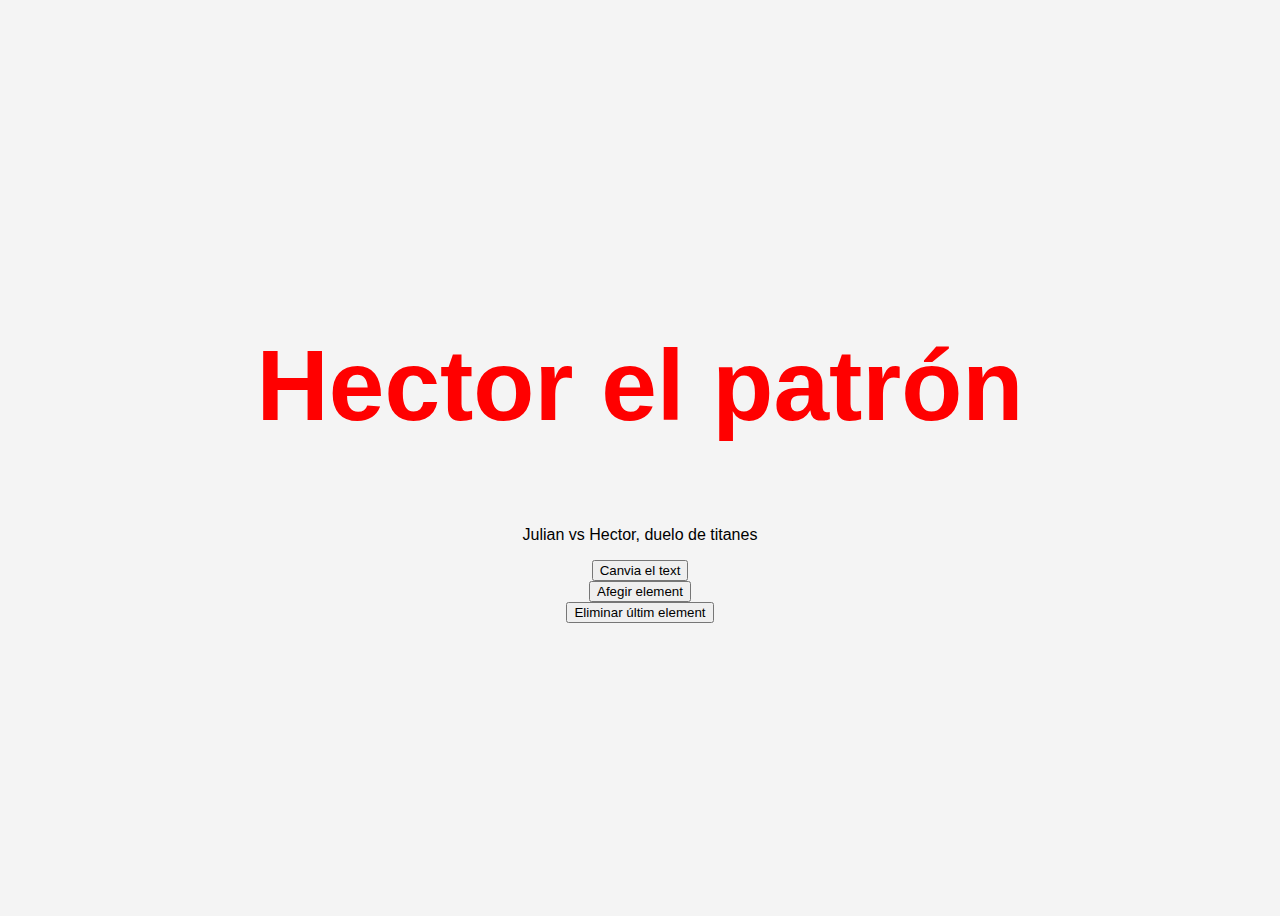
<file: practica01/index.html>
<!DOCTYPE html>
<html lang="ca">
   <head>
      <meta charset="UTF-8">
      <meta name="viewport" content="width=device-width, initial-scale=1.0">
      <title>Pràctica 1 - Manipulació del DOM</title>
      <link rel="stylesheet" href="css/styles.css">
   </head>
   <body>

      <h1 id="titol">Hola, JavaScript!</h1>
      <p class="paragraf">Aquest és un text inicial.</p>
      <button id="canviarText">Canvia el text</button>
      <button id="afegirElement">Afegir element</button>
      <button id="eliminarElement">Eliminar últim element</button>

      <ul id="llista"></ul>

      <script src="js/script.js"></script>
   </body>
</html>
</file>
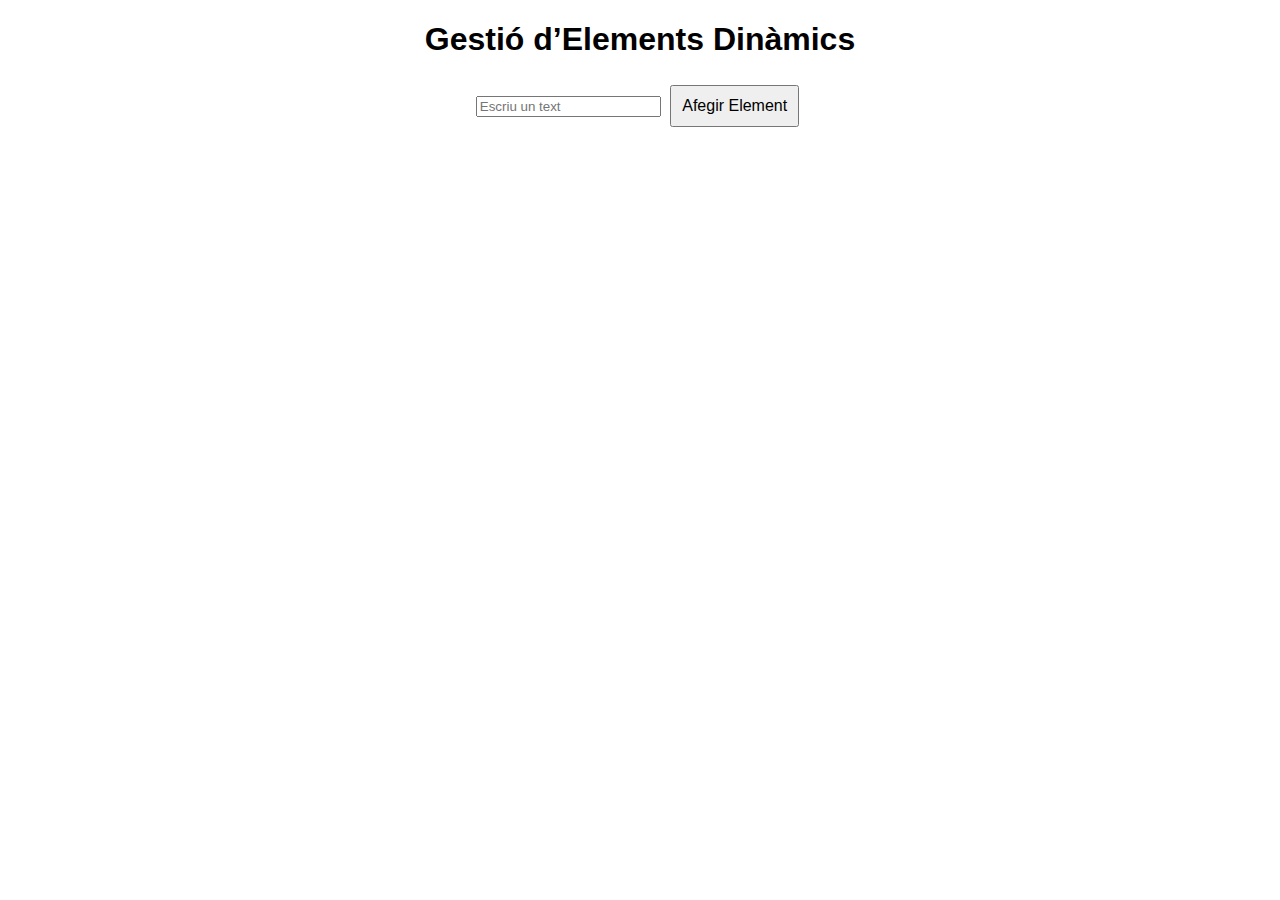
<file: practica02/index.html>
<!DOCTYPE html>
<html lang="ca">
<head>
    <meta charset="UTF-8">
    <meta name="viewport" content="width=device-width, initial-scale=1.0">
    <title>Pràctica 02 - Creació i Modificació d’Elements Dinàmics</title>
    <link rel="stylesheet" href="css/styles.css">
</head>
<body>
    <h1>Gestió d’Elements Dinàmics</h1>

    <div id="contenidor">
        <input type="text" id="textElement" placeholder="Escriu un text">
        <button id="afegirElement">Afegir Element</button>
    </div>

    <ul id="llistaElements"></ul>

    <script src="js/script.js"></script>
</body>
</html>
</file>
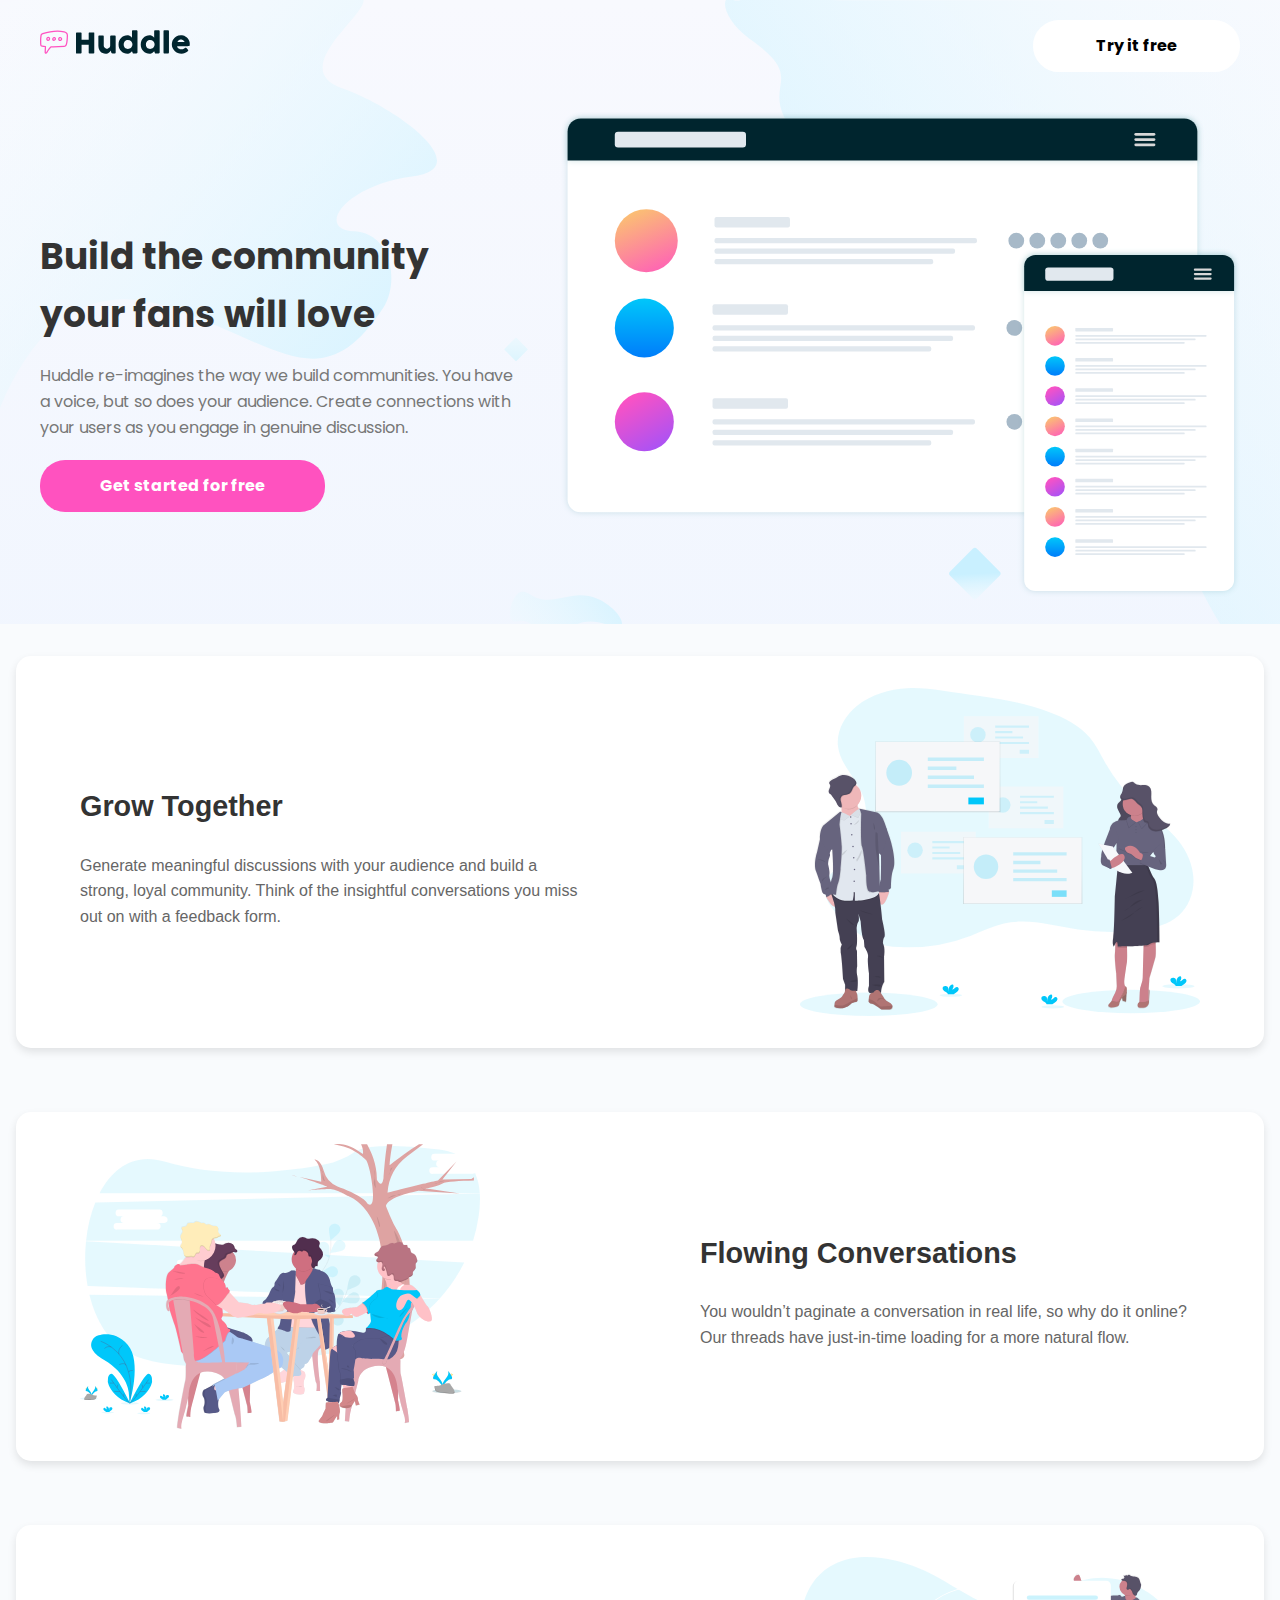
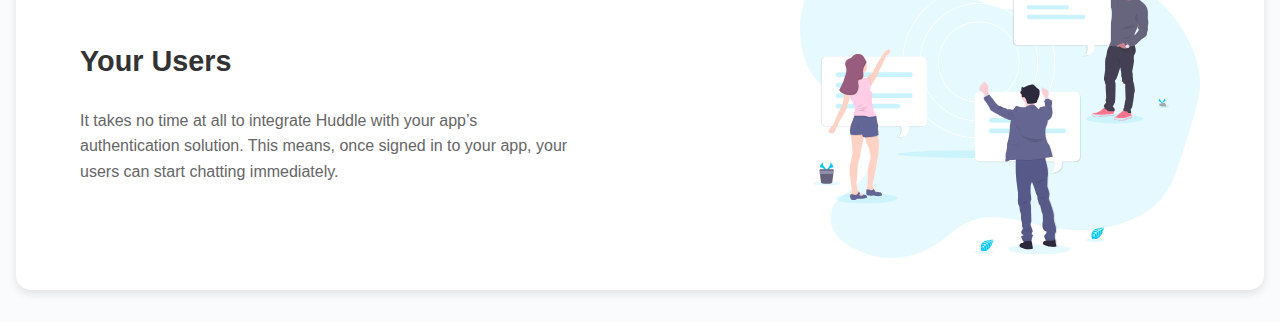
<file: practica04-css/css/index.html>
<!DOCTYPE html>
<html lang="en">
<head>
    <meta charset="UTF-8">
    <meta name="viewport" content="width=device-width, initial-scale=1.0">
    <title>Practica04</title>
    <link rel="preconnect" href="https://fonts.googleapis.com">
    <link rel="preconnect" href="https://fonts.gstatic.com" crossorigin>
    <link href="https://fonts.googleapis.com/css2?family=Poppins:wght@600&display=swap" rel="stylesheet">
    <link rel="stylesheet" href="stylee.css">
</head>
<body>
    <header>
        <div class="header_top">
            <a href="index.html" class="header_logo">
                <img src="img/logo.svg" alt="Logo principal">
            </a>
            <a href="web.html" class="header_triyit">Try it free</a>
        </div>
        <div class="header_bottom">
            <div class="header_intro">
                <h1>Build the community your fans will love</h1>
                <p>Huddle re-imagines the way we build communities. You have a voice, but so does your audience. Create connections with your users as you engage in genuine discussion.</p>
                <a href="web1.html" class="header_getstarted">Get started for free</a>
            </div>
            <div class="header_image">
                <img src="img/illustration-mockups.svg" alt="Community Illustration">
            </div>
        </div>
    </header>
    <main>
        <section class="section">
            <div class="section-content">
                <div class="cuadrat1">
                    <h2>Grow Together</h2>
                    <p>Generate meaningful discussions with your audience and build a strong, loyal community. Think of the insightful conversations you miss out on with a feedback form.</p>
                </div>
                <img src="img/illustration-grow-together.svg" alt="Grow Together Illustration">
            </div>
        </section>
        <section class="section">
            <div class="section-content">
                <div class="cuadrat2">
                    <h2>Flowing Conversations</h2>
                    <p>You wouldn’t paginate a conversation in real life, so why do it online? Our threads have just-in-time loading for a more natural flow.</p>
                </div>
                <img src="img/illustration-flowing-conversation.svg" alt="Flowing Conversations Illustration">
            </div>
        </section>
        <section class="section">
            <div class="section-content">
                <div class="cuadrat3">
                    <h2>Your Users</h2>
                    <p>It takes no time at all to integrate Huddle with your app’s authentication solution. This means, once signed in to your app, your users can start chatting immediately.</p>
                </div>
                <img src="img/illustration-your-users.svg" alt="Your Users Illustration">
            </div>
    </main>
</body>
</html>
</file>
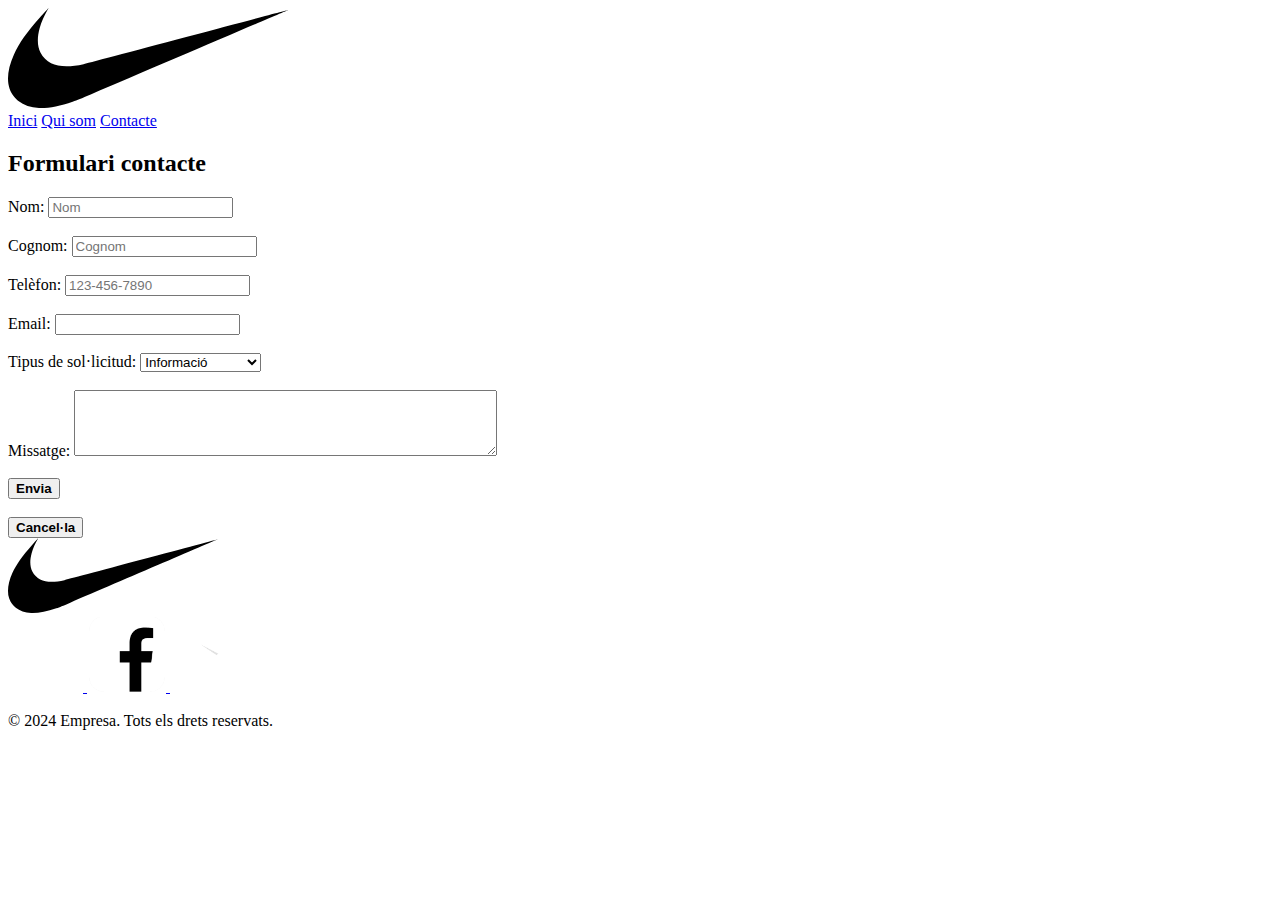
<file: examen_html.05/contacte.html>
<!DOCTYPE html>
<html lang="en">
<head>
    <meta charset="UTF-8">
    <meta name="viewport" content="width=device-width, initial-scale=1.0">
    <title>contacte.html</title>
</head>
<body>
    <header> 
        <div class="header_logo">
            <a href="inici.html">
            <img src="img/logo-nike.svg" alt="logo inicial" height="100">
            </a>
        </div>
        <nav>
            <div>
                <a href="inici.html" target="_self">Inici</a>
                <a href="qui-som.html" target="_self">Qui som</a>
                <a href="contacte.html" target="_self">Contacte</a>
            </div>
        </nav>
    </header>
    <main>
        <section>
            <h2>Formulari contacte</h2>
            <form action="" method="post">
                <div>
                    <label for="nom">Nom:</label>
                    <input type="text" id="nom" name="nom" placeholder="Nom"> 
                    <br><br>
                </div>
                <div>
                    <label for="Cognom">Cognom:</label>
                    <input type="text" id="cognom" name="cognom" placeholder="Cognom">
                    <br><br>
                </div>
                <div>
                    <label for="telefon">Telèfon:</label>
                    <input type="text" id="telefon" name="telefon" placeholder="123-456-7890">
                    <br><br>
                </div>
                <div>
                    <label for="email">Email:</label>
                    <input type="text" id="email" name="email">
                    <br><br>
                </div>
                <div>
                    <label for="tipus">Tipus de sol·licitud:</label>
                    <select id="tipus" name="tipus">
                      <option value="informacio">Informació</option>
                      <option value="centre-ayuda">Centre de ayuda</option>
                      <option value="altres">Altres</option>
                    </select>
                    <br><br>
                </div>
                <div>
                    <label for="missatge">Missatge:</label>
                     <textarea id="missatge" name="missatge" rows="4" cols="50"></textarea>
                     <br><br>
                </div>
                <div>
                    <button type="submit"><b>Envia</b></button>
                    <br><br>
                </div>
                <div>
                    <button type="reset"><b>Cancel·la</b></button>
                </div> 
            </form>
        </section>
     </main>
     <footer>
        <div>
            <a href="inici.html">
                <img src="img/logo-nike.svg" alt="logo inicial" height="75">
            </a>
        </div>
        <nav>
            <a href="https://www.instagram.com/?hl=es" target="_blank">
                <img src="img/icon-instagram.png" alt="logo_instagram" height="75">
            </a>
            <a href="https://www.facebook.com/?hl=es" target="_blank">
                <img src="img/icon-facebook.png" alt="logo_facebook" height="75">
            </a>
            <a href="https://www.youtube.com/?hl=es" target="_blank">
                <img src="img/icon-youtube.png" alt="logo _youtube" height="75">
            </a>
        </nav>
        <div>
            <p>© 2024 Empresa. Tots els drets reservats.</p>
        </div>
    </footer>
</body>
</html>
</file>
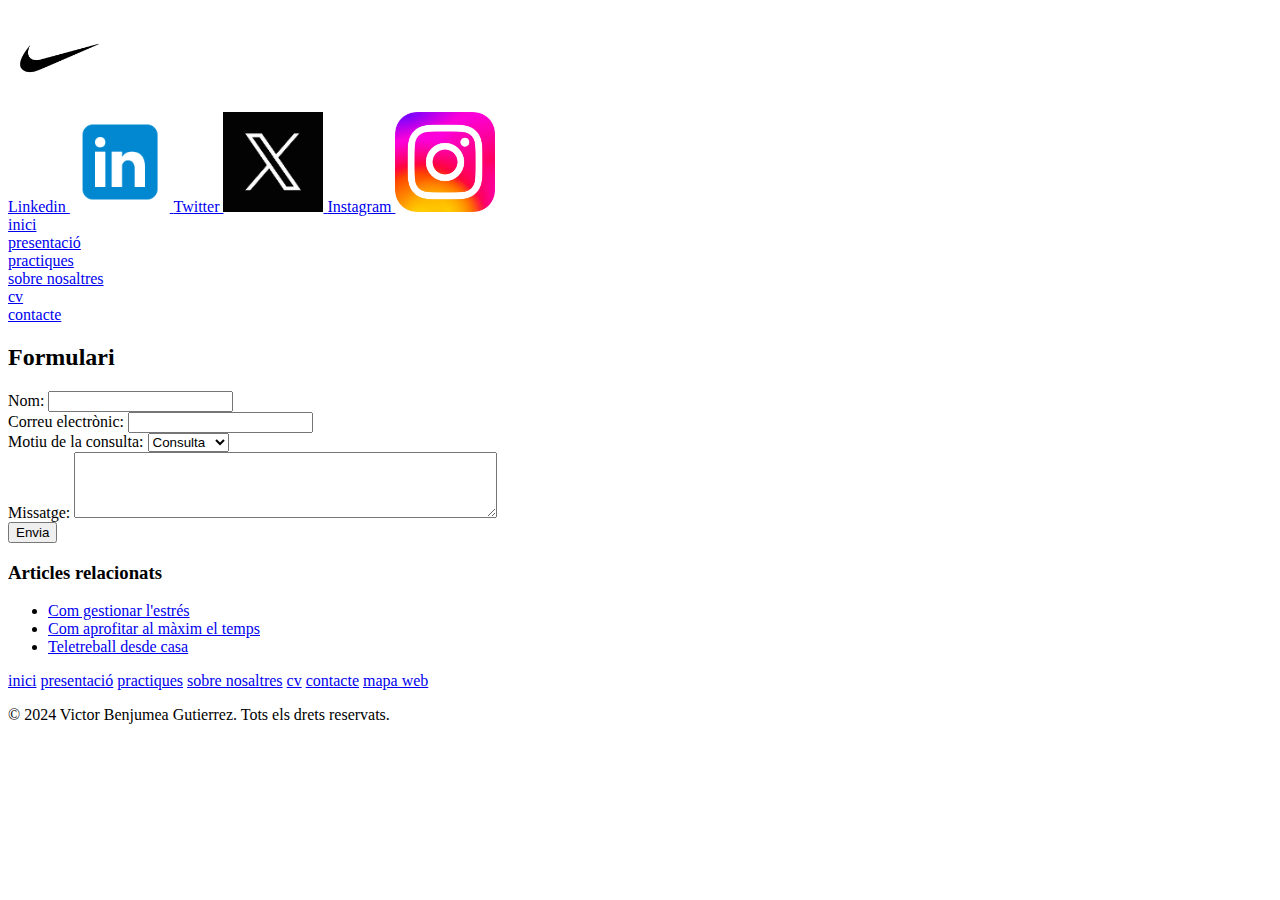
<file: practica03/practica03.html>
<!DOCTYPE html>
<html lang="en">
<head>
    <meta charset="UTF-8">
    <meta name="viewport" content="width=device-width, initial-scale=1.0">
    <title>HOLA</title>
</head>
<body>
    <header>
        <div class="header-logo">
            <img src="img/nike-logo.jpg" alt="logo nike" height="100">
        </div>
        <div class="header-xarxes"> 
            <a href="https://es.linkedin.com/" target="_blank"> 
                Linkedin
                <img src="img/img-llinkedin.png" alt="logo linkedin" height="100">
            </a>
            <a href="https://x.com/?lang=es&mx=2" target="_blank">
                Twitter
                <img src="img/img-twitter.png" alt="logo Twitter" height="100">
            </a>  
            <a href="https://www.instagram.com/?hl=es" target="_blank">
                Instagram
                <img src="img/Instagram-Icon.png" alt="logo Instagram" height="100">
            </a> 
        </div>
        <nav>
            <div>
                <a href="inici.html">inici</a>
            </div>
            <div>
                <a href="presentació.html">presentació</a>
            </div>
            <div>
                <a href="practiques.html">practiques</a>
            </div>
            <div>
                <a href="sobrenosaltres.html">sobre nosaltres</a> 
            </div>
            <div>
                <a href="cv.html">cv</a>
            </div>
            <div>
                <a href="contacte.html">contacte</a> 
            </div>
        </nav>
    </header>  
    <main>
        <section>
            <h2>Formulari</h2>
            <form action="" method="get--nomes petició o post--envies i modifica">
                <div>
                    <label for="nom">Nom:</label>
                    <input type="text" id="nom" name="nom">
                </div>
                <div>
                    <label for="correu">Correu electrònic:</label>
                    <input type="email" id="correu" name="correu">
                </div>
                <div>
                    <label for="motiu">Motiu de la consulta:</label>
                    <select id="motiu" name="motiu">
                      <option value="consultar">Consulta</option>
                      <option value="feedback">Feedback</option>
                      <option value="altres">Altres</option>
                    </select>
                </div>
                <div>
                    <label for="missatge">Missatge:</label>
                    <textarea id="missatge" name="missatge" rows="4" cols="50"></textarea>
                </div>
                <div>
                <button type="submit">Envia</button>
                </div>
            </form>
        </section>
        <aside>
            <h3>Articles relacionats</h3>
            <ul>
              <li><a href="article1.html">Com gestionar l'estrés</a></li>
              <li><a href="article2.html">Com aprofitar al màxim el temps</a></li>
              <li><a href="article3.html">Teletreball desde casa</a></li>
            </ul>
        </aside>
     </main>
     <footer>
                <nav>
                    <a href="inici.html">inici</a>
                    <a href="presentació.html">presentació</a>
                    <a href="practiques.html">practiques</a>
                    <a href="sobrenosaltres.html">sobre nosaltres</a> 
                    <a href="cv.html">cv</a>
                    <a href="contacte.html">contacte</a> 
                    <a href="mapa-web.html">mapa web</a> 
                </nav>
                <div>
                 <p>© 2024 Victor Benjumea Gutierrez. Tots els drets reservats.</p>
                </div>
     </footer>
</body>
</html>
</file>
<file: practica01/css/styles.css>
body {
    font-family: 'Arial', sans-serif; 
    background-color: #f4f4f4; 
    display: flex;
    justify-content: center;
    align-items: center;
    flex-direction: column; 
    height: 100vh; 
}
button:hover {
    background-color: #a04585; 
    transform: scale(1.00); 
    box-shadow: 0 6px 8px rgba(0, 0, 0, 0.2); 
}
</file>
<file: practica02/css/styles.css>
body {
    font-family: Arial, sans-serif;
    text-align: center;
    margin: 20px;
}

button {
    padding: 10px;
    margin: 5px;
    font-size: 16px;
    cursor: pointer;
}

ul {
    list-style: none;
    padding: 0;
}

li {
    background-color: #f0f0f0;
    padding: 10px;
    margin: 5px;
    display: flex;
    justify-content: space-between;
    align-items: center;
    border-radius: 5px;
}

.editable {
    border: none;
    background: none;
    font-size: 16px;
    width: 100%;
    cursor: text;
}
</file>
<file: practica04-css/css/stylee.css>
body {
  font-family: 'Poppins', 'sans-serif';
  margin: 0;
  padding: 0;
  background:linear-gradient(to bottom,#F8F9FE, #E4F0FF);
  position: relative;
  overflow-x: hidden;
  color: #333;
}
body::before¨{
  top: -50px;
  left: -50px;
}
body::after {
  bottom: -50px;
  right: -50px;
}
header {
  padding: 20px 5px;
  background-image: url(./img/bg-hero-desktop.svg);
  display: flex;
  flex-direction: column;
  align-items: center;
  text-align: center;
}
.header_top {
  width: 100%;
  max-width: 1200px;
  display: flex;
  justify-content: space-between;
  align-items: center;
  margin-bottom: 40px;
}
.header_logo img {
  width: 150px;
}
.header_triyit {
  background-color: #fff;
  border: 3px solid #FFFFFF;
  padding: 10px 60px;
  border-radius: 35px;
  text-decoration: none;
  color: #000000;
  font-weight: bold;
  transition: all 0.3s ease;
}
.header_triyit:hover{
  background-color: #FF52BF;
  color:#fff
}
.header_bottom {
  display: flex;
  flex-direction: row;
  justify-content: center;
  align-items: center;
  gap:40px;
  max-width: 1200px;
  margin: 0 auto;
}
.header_intro {
max-width: 500px;
text-align: left;
}
.header_intro h1 {
  font-size: 36px;
  color:#333;
  margin-bottom: 20px;
}
.header_intro p {
font-size: 16px;
color: #777;
line-height: 1.6;
margin-bottom: 20px;
}
.header_getstarted {
  display: inline-block;
  background-color: #FF52BF;
  color: #fff;
  text-decoration: none;
  padding:13px 60px;
  border-radius: 25px;
  font-weight: bold;
  transition: background-color 0.3s ease;
}
.header_getstarted:hover {
  background-color: #FF8FD8;
}
.header_bottom img{
  width: 100%;
  max-width: 5000px;
}
body {
  font-family: 'Poppins', sans-serif;
  margin: 0;
  padding: 0;
  background-color: #F8FAFF;
  color: #333;
  line-height: 1.6;
}

main {
  font-family: 'Arial', sans-serif;
  background-color: #F9FBFD; 
  padding: 2rem 1rem;
  display: flex;
  flex-direction: column;
  gap: 4rem; 
  align-items: center;
}

.section {
  display: flex;
  justify-content: center;
  width: 100%;
}
.section-content {
  display: flex;
  flex-direction: column;
  gap: 1.5rem;
  align-items: center;
  background-color: #FFFFFF; 
  border-radius: 15px; 
  box-shadow: 0 4px 8px rgba(0, 0, 0, 0.1); 
  padding: 2rem; 
  max-width: 1300px; 
  width: 100%; 
  text-align: center;
}

@media (min-width: 768px) {
  .section-content {
    flex-direction: row;
    justify-content: space-between;
    text-align: left;
    padding: 2rem 4rem; /* Aumenta el espacio interno horizontal */
  }

  .section:nth-child(even) .section-content {
    flex-direction: row-reverse;
  }
}


h2 {
  font-size: 1.8rem;
  color: #333;
}
p {
  font-size: 1rem;
  color: #666;
  max-width: 500px;
  line-height: 1.6;
}

img {
  max-width: 400px;
  width: 100%;
  height: auto;
</file>
